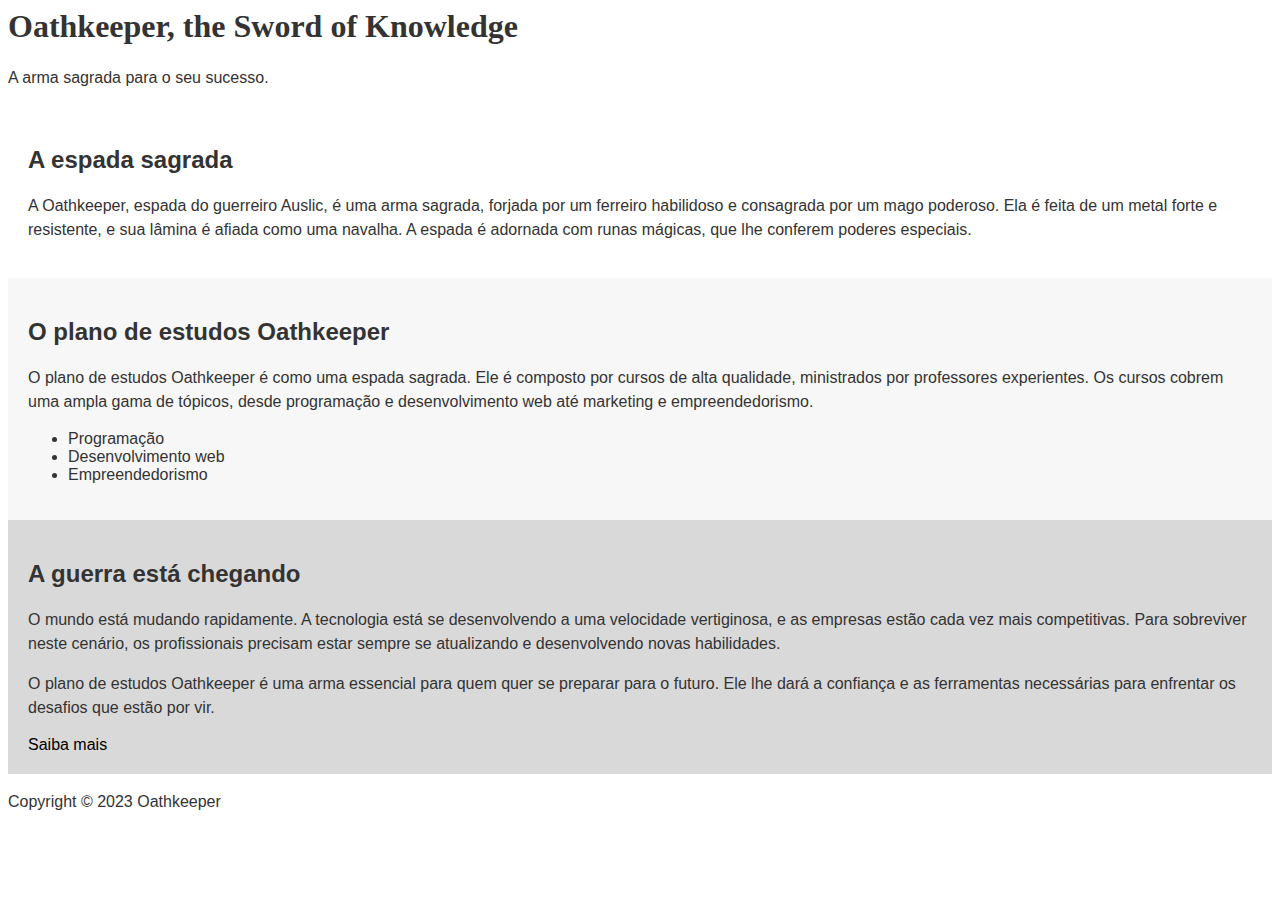
<file: docs-guide/index.html>
<!DOCTYPE html>
<html lang="pt-br">
<head>
  <meta charset="UTF-8">
  <meta name="viewport" content="width=device-width, initial-scale=1.0">
  <!-- <link rel="icon" href="favicon.ico" -->
  <title>Oathkeeper, the Sword of Knowledge</title>
  <link rel="stylesheet" href="./css/style.css">
</head>
<body>
  <header>
    <h1>Oathkeeper, the Sword of Knowledge</h1>
    <p>A arma sagrada para o seu sucesso.</p>
  </header>
  <main>
    <section class="intro">
      <h2>A espada sagrada</h2>
      <p>A Oathkeeper, espada do guerreiro Auslic, é uma arma sagrada, forjada por um ferreiro habilidoso e consagrada por um mago poderoso. Ela é feita de um metal forte e resistente, e sua lâmina é afiada como uma navalha. A espada é adornada com runas mágicas, que lhe conferem poderes especiais.</p>
    </section>
    <section class="plano-de-estudos">
      <h2>O plano de estudos Oathkeeper</h2>
      <p>O plano de estudos Oathkeeper é como uma espada sagrada. Ele é composto por cursos de alta qualidade, ministrados por professores experientes. Os cursos cobrem uma ampla gama de tópicos, desde programação e desenvolvimento web até marketing e empreendedorismo.</p>
      <ul>
        <li>Programação</li>
        <li>Desenvolvimento web</li>
        <li>Empreendedorismo</li>
      </ul>
    </section>
    <section class="chamada-para-acao">
      <h2>A guerra está chegando</h2>
      <p>O mundo está mudando rapidamente. A tecnologia está se desenvolvendo a uma velocidade vertiginosa, e as empresas estão cada vez mais competitivas. Para sobreviver neste cenário, os profissionais precisam estar sempre se atualizando e desenvolvendo novas habilidades.</p>
      <p>O plano de estudos Oathkeeper é uma arma essencial para quem quer se preparar para o futuro. Ele lhe dará a confiança e as ferramentas necessárias para enfrentar os desafios que estão por vir.</p>
      <a href="#">Saiba mais</a>
    </section>
  </main>
  <footer>
    <p>Copyright © 2023 Oathkeeper</p>
  </footer>
</body>
</html>
</file>
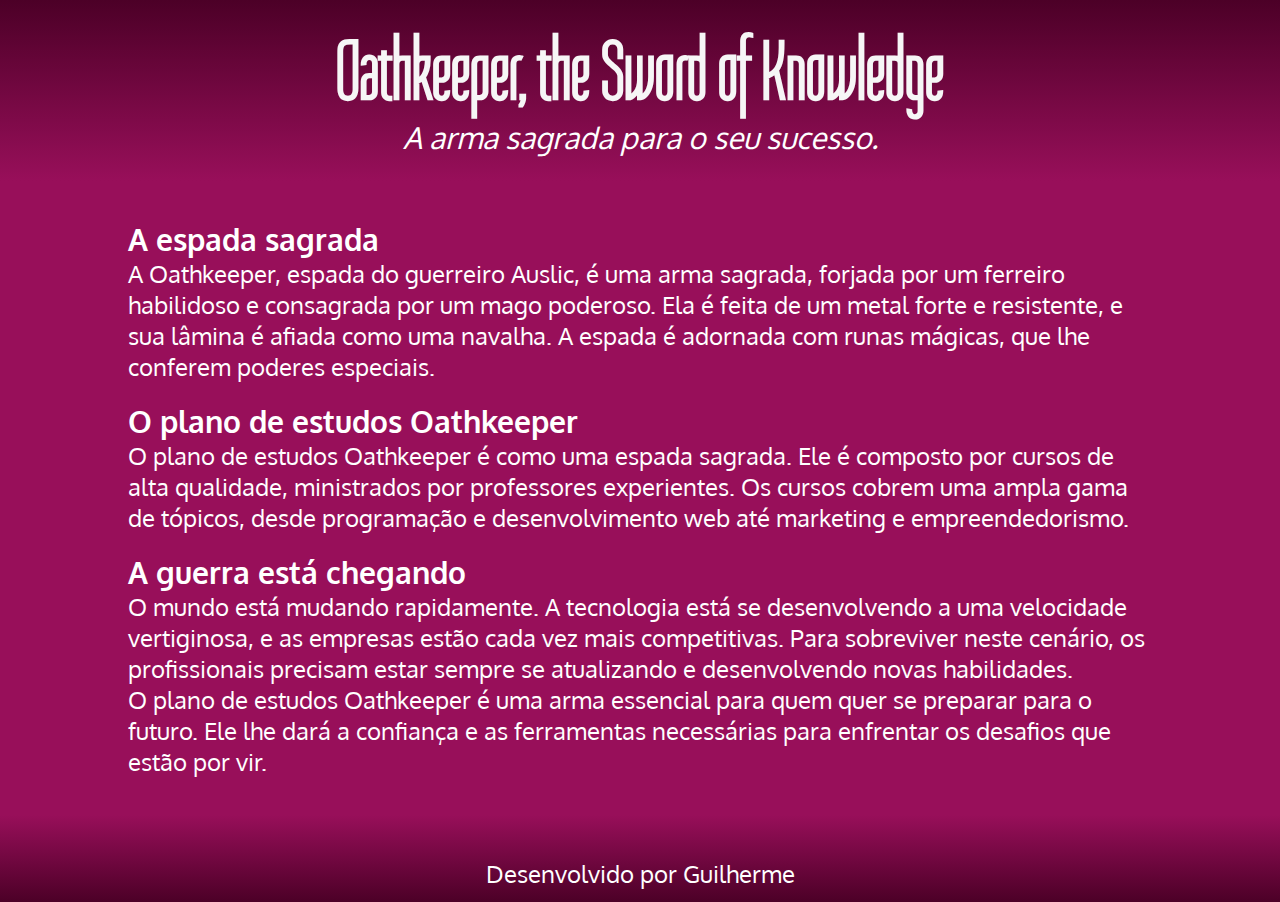
<file: docs/index.html>
<!DOCTYPE html>
<html lang="pt-br">
<head>
  <meta charset="UTF-8">
  <meta name="viewport" content="width=device-width, initial-scale=1.0">
  <!-- <link rel="icon" href="favicon.ico" -->
  <title>Oathkeeper, the Sword of Knowledge</title>
  <link rel="stylesheet" href="./assets/css/style.css">
</head>
<body>
  <header class="header">
    <h1 class="header--title title">Oathkeeper, the Sword of Knowledge</h1>
    <p class="header--subtitle subtitle">A arma sagrada para o seu sucesso.</p>
  </header>
  <main class="content">
    <section class="content--intro">
      <h2 class="content--intro--subtitle subtitle">A espada sagrada</h2>
      <p class="content--intro--text text">A Oathkeeper, espada do guerreiro Auslic, é uma arma sagrada, forjada por um ferreiro habilidoso e consagrada por um mago poderoso. Ela é feita de um metal forte e resistente, e sua lâmina é afiada como uma navalha. A espada é adornada com runas mágicas, que lhe conferem poderes especiais.</p>
    </section>
    <section class="content--plan">
      <h2 class="content--plan--subtitle subtitle">O plano de estudos Oathkeeper</h2>
      <p class="content--plan--text text">O plano de estudos Oathkeeper é como uma espada sagrada. Ele é composto por cursos de alta qualidade, ministrados por professores experientes. Os cursos cobrem uma ampla gama de tópicos, desde programação e desenvolvimento web até marketing e empreendedorismo.</p>
    </section>
    <section class="content--final">
      <h2 class="content--final--subtitle subtitle">A guerra está chegando</h2>
      <p class="content--final--text text">O mundo está mudando rapidamente. A tecnologia está se desenvolvendo a uma velocidade vertiginosa, e as empresas estão cada vez mais competitivas. Para sobreviver neste cenário, os profissionais precisam estar sempre se atualizando e desenvolvendo novas habilidades.</p>
      <p class="content--final--text text">O plano de estudos Oathkeeper é uma arma essencial para quem quer se preparar para o futuro. Ele lhe dará a confiança e as ferramentas necessárias para enfrentar os desafios que estão por vir.</p>
    </section>
  </main>
  <footer class="footer">
    <p class="footer-text text">Desenvolvido por Guilherme</p>
  </footer>
</body>
</html>
</file>
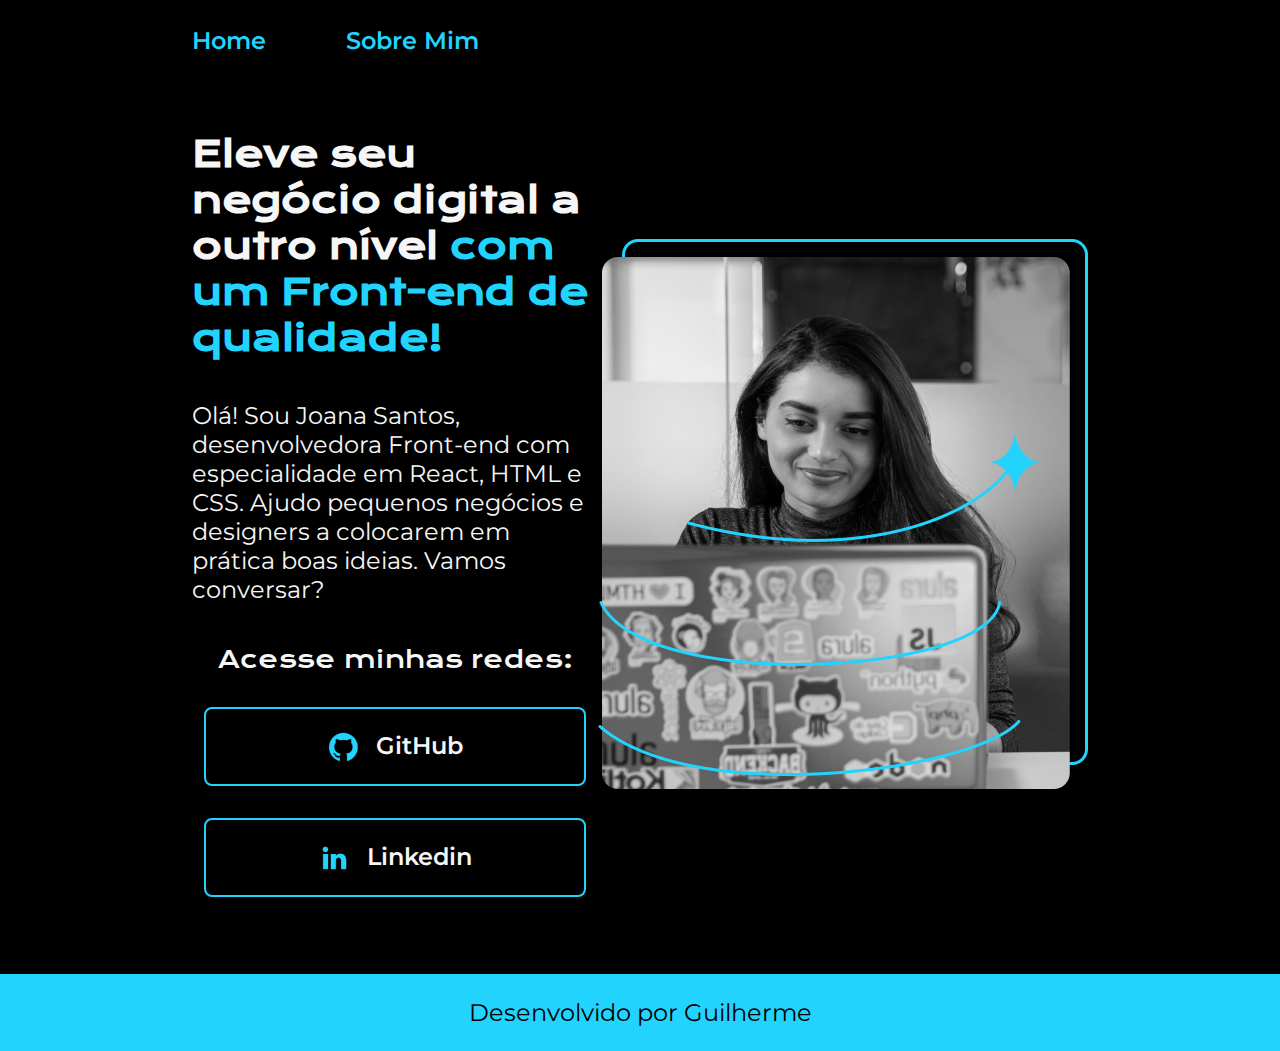
<file: docs/docs-classes/curso-3-html-e-css-variaveis/index.html>
<!DOCTYPE html>
<html lang="pt-br">

<head>
    <meta charset="UTF-8"> 
    <meta http-equiv="X-UA-Compatible" content="IE=edge">
    <meta name="viewport" content="width=device-width, initial-scale=1.0">
    <title>Portifolio</title>
    <link rel="stylesheet" href="./assets/css/style.css">
</head>

<body>
    
    <header class="cabecalho">
        <nav class="cabecalho__menu">
            <a class="cabecalho__menu__link" href="./index.html">Home</a>
            <a class="cabecalho__menu__link" href="./about.html">Sobre Mim</a>
        </nav>
    </header>

    <main class="apresentacao">
        <section class="apresentacao__conteudo">
            <h1 class="apresentacao__conteudo__titulo">
                Eleve seu negócio digital a outro nível <strong class="titulo-destaque">com um Front-end de qualidade!</strong>
            </h1>
            <p class="apresentacao__conteudo__texto">
                Olá! Sou Joana Santos, desenvolvedora Front-end com especialidade em React, HTML e CSS. Ajudo pequenos negócios e designers a colocarem em prática boas ideias. Vamos conversar?
            </p>
            <div class="apresentacao__links">
                <h2 class="apresentacao__links__titulo">Acesse minhas redes:</h2>
                <a class="apresentacao__links__link" href="https://github.com/auslic">
                    <img src="./assets/images/github.png" alt="Ícone do GitHub">
                    GitHub
                </a>
                <a class="apresentacao__links__link" href="https://linkedin.com/guilhermepdev">
                    <img src="./assets/images/linkedin.png" alt="Ícone do Linkedin">
                    Linkedin
                </a>
            </div>
        </section>
        <img src="./assets/images/Imagem.png" alt="Foto da Joana Santos programando">
    </main>

    <footer class="rodape">
        <p>Desenvolvido por Guilherme</p>
    </footer>

</body>

</html>
</file>
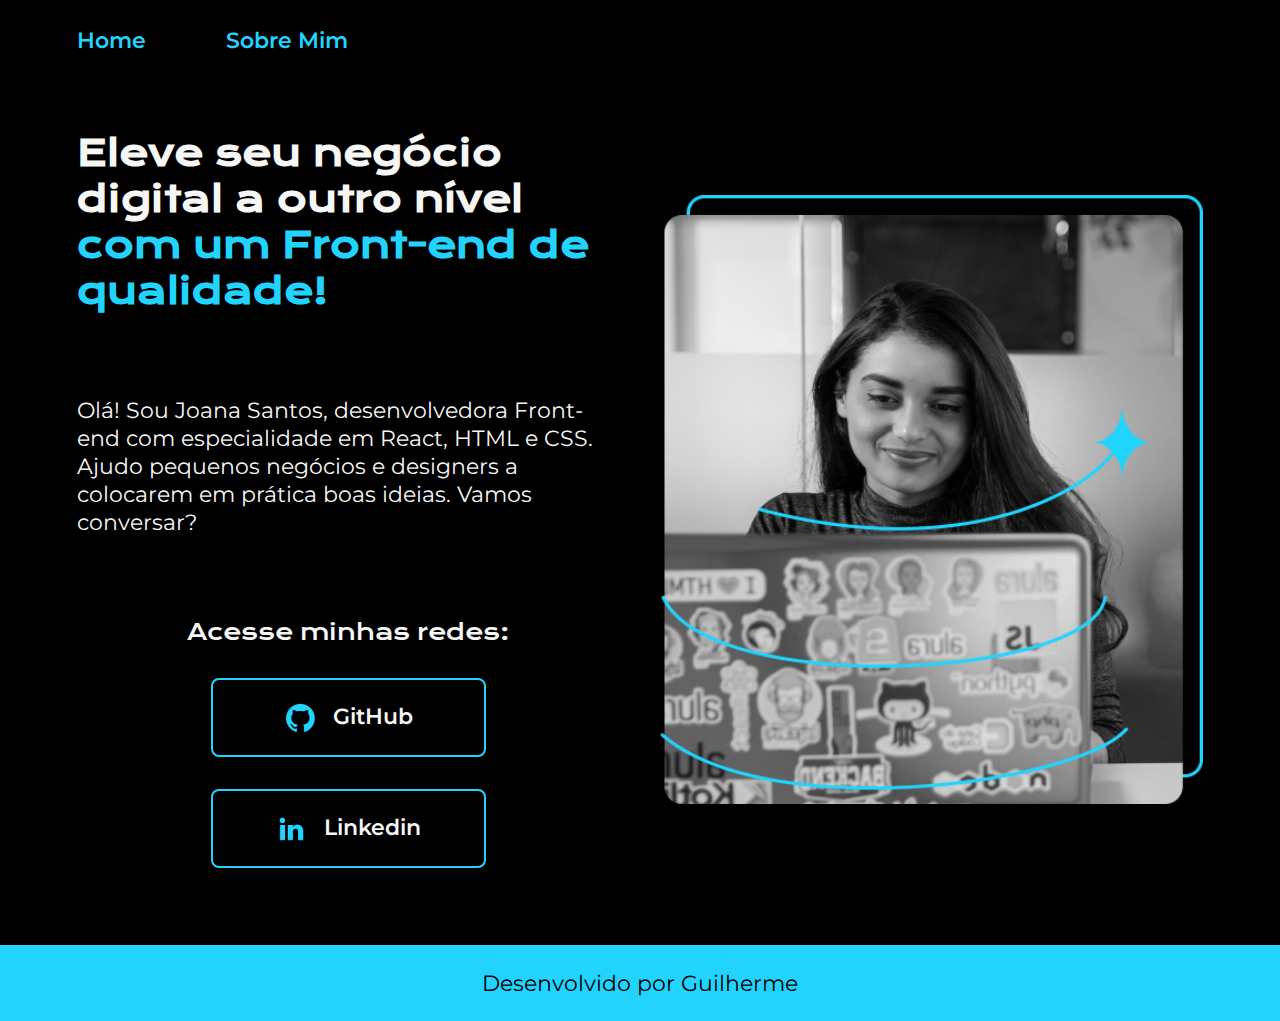
<file: docs/docs-classes/curso-4-html-e-css-responsividade/index.html>
<!DOCTYPE html>
<html lang="pt-br">

<head>
    <meta charset="UTF-8"> 
    <meta http-equiv="X-UA-Compatible" content="IE=edge">
    <meta name="viewport" content="width=device-width, initial-scale=1.0">
    <title>Portifolio</title>
    <link rel="stylesheet" href="./assets/css/style.css">
</head>

<body>
    
    <header class="cabecalho">
        <nav class="cabecalho__menu">
            <a class="cabecalho__menu__link" href="./index.html">Home</a>
            <a class="cabecalho__menu__link" href="./about.html">Sobre Mim</a>
        </nav>
    </header>

    <main class="apresentacao">
        <section class="apresentacao__conteudo">
            <h1 class="apresentacao__conteudo__titulo">
                Eleve seu negócio digital a outro nível <strong class="titulo_destaque">com um Front-end de qualidade!</strong>
            </h1>
            <p class="apresentacao__conteudo__texto">
                Olá! Sou Joana Santos, desenvolvedora Front-end com especialidade em React, HTML e CSS. Ajudo pequenos negócios e designers a colocarem em prática boas ideias. Vamos conversar?
            </p>
            <div class="apresentacao__links">
                <h2 class="apresentacao__links__titulo">Acesse minhas redes:</h2>
                <a class="apresentacao__links__navegacao" href="https://github.com/auslic">
                    <img src="./assets/images/github.png" alt="Ícone do GitHub">
                    GitHub
                </a>
                <a class="apresentacao__links__navegacao" href="https://linkedin.com/guilhermepdev">
                    <img src="./assets/images/linkedin.png" alt="Ícone do Linkedin">
                    Linkedin
                </a>
            </div>
        </section>
        <img class="apresentacao__imagem" src="./assets/images/Imagem.png" alt="Foto da Joana Santos programando">
    </main>

    <footer class="rodape">
        <p>Desenvolvido por Guilherme</p>
    </footer>

</body>

</html>
</file>
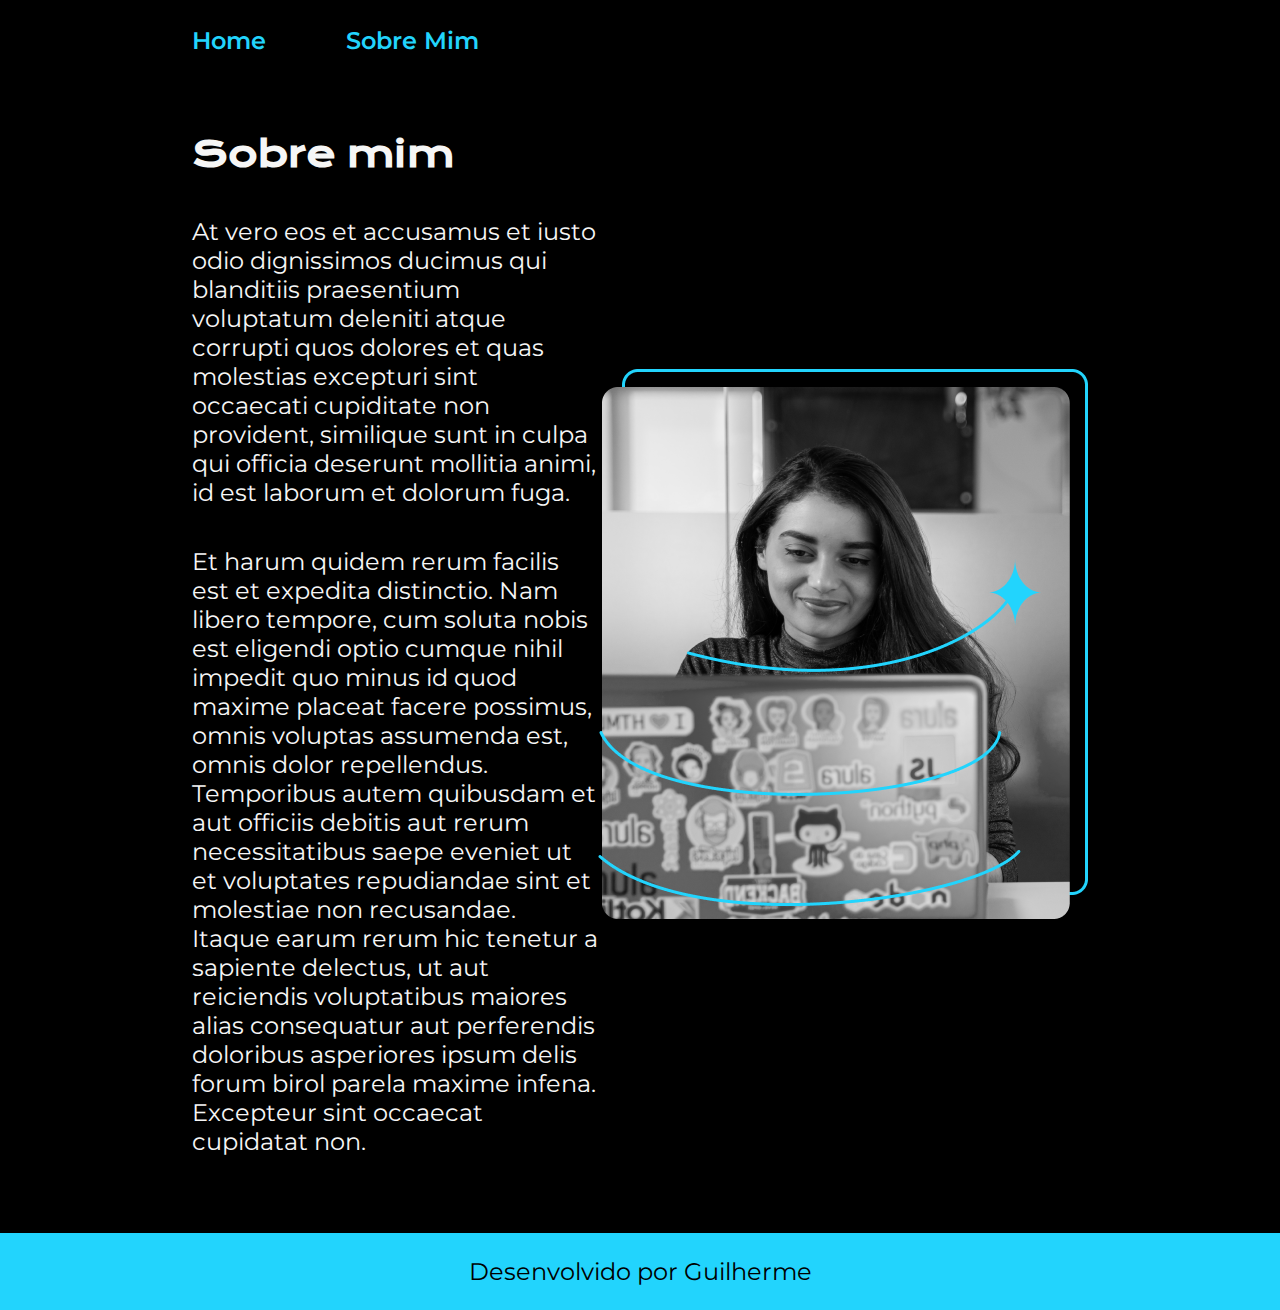
<file: docs/docs-classes/curso-3-html-e-css-variaveis/about.html>
<!DOCTYPE html>
<html lang="pt-br">
<head>
    <meta charset="UTF-8">
    <meta name="viewport" content="width=device-width, initial-scale=1.0">
    <title>Sobre mim</title>
    <link rel="stylesheet" href="./assets/css/style.css">
</head>
<body>

    <header class="cabecalho">
        <nav class="cabecalho__menu">
            <a class="cabecalho__menu__link" href="./index.html">Home</a>
            <a class="cabecalho__menu__link" href="./about.html">Sobre Mim</a>
        </nav>
    </header>

    <main class="apresentacao">
        <section class="apresentacao__conteudo">
            <h1 class="apresentacao__conteudo__titulo">Sobre mim</h1>
            <p class="apresentacao__conteudo__texto">At vero eos et accusamus et iusto odio dignissimos ducimus qui blanditiis praesentium voluptatum deleniti atque corrupti quos dolores et quas molestias excepturi sint occaecati cupiditate non provident, similique sunt in culpa qui officia deserunt mollitia animi, id est laborum et dolorum fuga.</p>
            <p class="apresentacao__conteudo__texto">Et harum quidem rerum facilis est et expedita distinctio. Nam libero tempore, cum soluta nobis est eligendi optio cumque nihil impedit quo minus id quod maxime placeat facere possimus, omnis voluptas assumenda est, omnis dolor repellendus. Temporibus autem quibusdam et aut officiis debitis aut rerum necessitatibus saepe eveniet ut et voluptates repudiandae sint et molestiae non recusandae. Itaque earum rerum hic tenetur a sapiente delectus, ut aut reiciendis voluptatibus maiores alias consequatur aut perferendis doloribus asperiores ipsum delis forum birol parela maxime infena. Excepteur sint occaecat cupidatat non.</p>
        </section>
        <img src="./assets/images/Imagem.png" alt="Foto">
    </main>

    <footer class="rodape">
        <p>Desenvolvido por Guilherme</p>
    </footer>
    
</body>
</html>
</file>
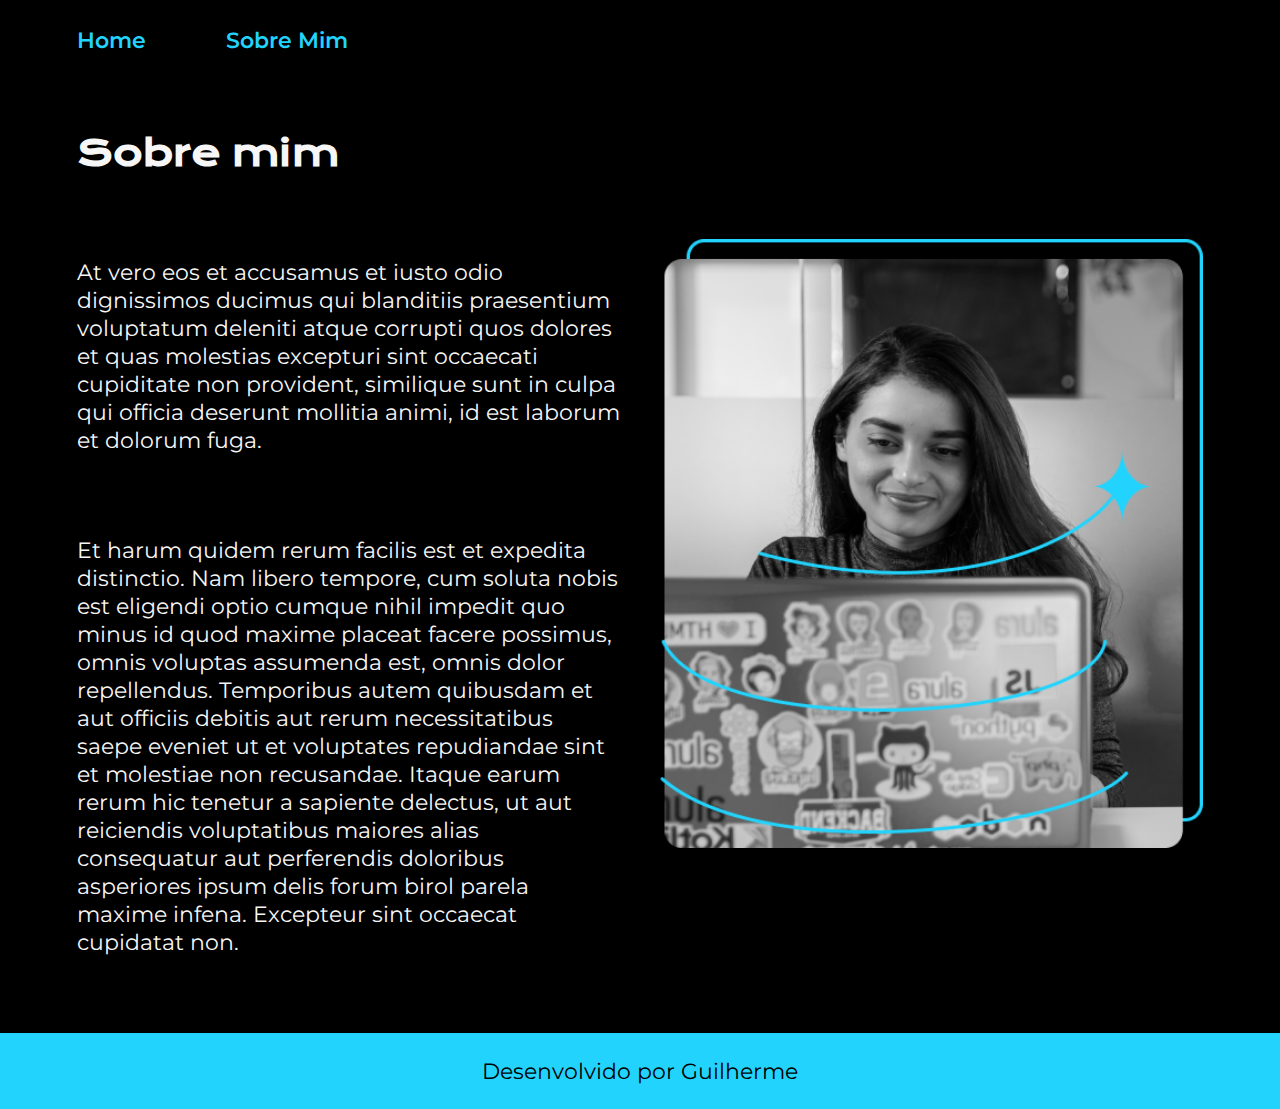
<file: docs/docs-classes/curso-4-html-e-css-responsividade/about.html>
<!DOCTYPE html>
<html lang="pt-br">
<head>
    <meta charset="UTF-8">
    <meta name="viewport" content="width=device-width, initial-scale=1.0">
    <title>Sobre mim</title>
    <link rel="stylesheet" href="./assets/css/style.css">
</head>
<body>

    <header class="cabecalho">
        <nav class="cabecalho__menu">
            <a class="cabecalho__menu__link" href="./index.html">Home</a>
            <a class="cabecalho__menu__link" href="./about.html">Sobre Mim</a>
        </nav>
    </header>

    <main class="apresentacao">
        <section class="apresentacao__conteudo">
            <h1 class="apresentacao__conteudo__titulo">Sobre mim</h1>
            <p class="apresentacao__conteudo__texto">At vero eos et accusamus et iusto odio dignissimos ducimus qui blanditiis praesentium voluptatum deleniti atque corrupti quos dolores et quas molestias excepturi sint occaecati cupiditate non provident, similique sunt in culpa qui officia deserunt mollitia animi, id est laborum et dolorum fuga.</p>
            <p class="apresentacao__conteudo__texto">Et harum quidem rerum facilis est et expedita distinctio. Nam libero tempore, cum soluta nobis est eligendi optio cumque nihil impedit quo minus id quod maxime placeat facere possimus, omnis voluptas assumenda est, omnis dolor repellendus. Temporibus autem quibusdam et aut officiis debitis aut rerum necessitatibus saepe eveniet ut et voluptates repudiandae sint et molestiae non recusandae. Itaque earum rerum hic tenetur a sapiente delectus, ut aut reiciendis voluptatibus maiores alias consequatur aut perferendis doloribus asperiores ipsum delis forum birol parela maxime infena. Excepteur sint occaecat cupidatat non.</p>
        </section>
        <img class="apresentacao__imagem" src="./assets/images/Imagem.png" alt="Foto">
    </main>

    <footer class="rodape">
        <p>Desenvolvido por Guilherme</p>
    </footer>
    
</body>
</html>
</file>
<file: docs-guide/css/style.css>
body {
    font-family: sans-serif;
    color: #333;
    background-color: #fff;
  }
  
  h1 {
    font-family: serif;
    font-size: 2em;
    margin-top: 0;
  }
  
  p {
    font-size: 16px;
    line-height: 1.5;
  }
  
  img {
    max-width: 100%;
    height: auto;
  }
  
  .intro {
    padding: 20px;
  }
  
  .plano-de-estudos {
    padding: 20px;
    background-color: #f7f7f7;
  }
  
  .chamada-para-acao {
    padding: 20px;
    background-color: #d9d9d9;
  }
  
  a {
    color: #000;
    text-decoration: none;
  }
  
  a:hover {
    text-decoration: underline;
  }
</file>
<file: docs/assets/css/style.css>
@import url('https://fonts.googleapis.com/css2?family=Oxygen:wght@300;700&family=Tulpen+One&display=swap');

:root{
  --fonte-primaria: 'Tulpen One', cursive, sans-serif;
  --fonte-secundaria: 'Oxygen', sans-serif;

  --cor-primaria: #4C0027;
  --cor-secundaria: #750550;
  --cor-terciaria: #980F5A;

  --cor-texto-principal: #f6f6f6;
  --cor-texto-secundario: #fff;
}

* {
  margin: 0;
  padding: 0;
}

/*FORMATAÇÃO GERAL*/
.title {
  font-family: var(--fonte-primaria);
  font-size: 85px;
  color: var(--cor-texto-principal);
}

.subtitle {
  font-family: var(--fonte-secundaria);
  font-size: 30px;
  font-weight: 600;
  color: var(--cor-texto-secundario);
}

.text {
  font-family: var(--fonte-secundaria);
  font-size: 24px;
  color: var(--cor-texto-secundario);
}

/*BOX CONFIG*/
body{
  background-color: var(--cor-terciaria);
}

.header {
  display: flex;
  flex-direction: column;
  padding: 2%;
  align-items: center;
  background-image: linear-gradient(to bottom, var(--cor-primaria), var(--cor-terciaria));
}

.header--subtitle {
  font-style: italic;
  font-weight: 400;
}

.content {
  display: flex;
  flex-direction: column;
  gap: 20px;
  margin: 3% 10%;  
}

.footer {
  padding: 3.4% 0 1% 0;
  text-align: center;
  background-image: linear-gradient(to top, var(--cor-primaria), var(--cor-terciaria));
}
</file>
<file: docs/docs-classes/curso-3-html-e-css-variaveis/assets/css/style.css>
@import url('https://fonts.googleapis.com/css2?family=Krona+One&family=Montserrat:wght@400;600&display=swap');

:root{
    --cor-primaria: #000;
    --cor-secundaria: #f6f6f6;
    --cor-terciaria: #22d4fd;
    --cor-hover: #272727;

    --fonte-primaria: 'Krona One', sans-serif;
    --fonte-secundaria: 'Montserrat', sans-serif;
}

* {
    margin: 0;
    padding: 0;
}

body{
    /* height: 100vh; */
    box-sizing: border-box;
    background-color: var(--cor-primaria);
    color: var(--cor-secundaria);
}

.cabecalho {
    padding: 2% 0 0 15%;
}

.cabecalho__menu {
    display: flex;
    gap: 80px;
}

.cabecalho__menu__link {
    font-family: var(--fonte-secundaria);
    font-size: 24px;
    font-weight: 600;
    color: var(--cor-terciaria);
    text-decoration: none;
}

.apresentacao {
    padding: 6% 15%;
    display: flex;
    align-items: center;
    justify-content: space-between;
}

.apresentacao__conteudo {
    width: 615px;
    display: flex;
    flex-direction: column;
    gap: 40px;
}

.apresentacao__conteudo__titulo {
    font-size: 36px;
    font-family: var(--fonte-primaria);
}

.titulo-destaque{
    color: var(--cor-terciaria);
}

.apresentacao__conteudo__texto {
    font-size: 24px;
    font-family: var(--fonte-secundaria);
}

.apresentacao__links {
    display: flex;
    flex-direction: column;
    justify-content: space-between;
    align-items: center;
    gap: 32px;
}

.apresentacao__links__titulo {
    font-family: var(--fonte-primaria);
    font-weight: 400;
    font-size: 24px;
}

.apresentacao__links__link {
    /* background-color: var (--cor-terciaria); */
    display: flex;
    justify-content: center;
    gap: 16px;
    border: 2px solid var(--cor-terciaria);
    width: 378px;
    text-align: center;
    border-radius: 8px;
    font-size: 24px;
    padding: 21.5px 0;
    text-decoration: none;
    color: var(--cor-secundaria);
    font-family: var(--fonte-secundaria);
    font-weight: 600;
}

.apresentacao__links__link:hover{
    transition-duration: 0.5s;
    background-color: var(--cor-hover);
}

.rodape {
    background-color: var(--cor-terciaria);
    color: var(--cor-primaria);
    padding: 24px;
    text-align: center;
    font-family: var(--fonte-secundaria);
    font-size: 24px;
}
</file>
<file: docs/docs-classes/curso-4-html-e-css-responsividade/assets/css/style.css>
@import url('https://fonts.googleapis.com/css2?family=Krona+One&family=Montserrat:wght@400;600&display=swap');

:root{
    --cor-primaria: #000;
    --cor-secundaria: #f6f6f6;
    --cor-terciaria: #22d4fd;
    --cor-hover: #272727;

    --fonte-primaria: 'Krona One', sans-serif;
    --fonte-secundaria: 'Montserrat', sans-serif;
}

* {
    margin: 0;
    padding: 0;
}

body{
    /* height: 100vh; */
    box-sizing: border-box;
    background-color: var(--cor-primaria);
    color: var(--cor-secundaria);
}

.cabecalho {
    padding: 2% 0 0 6%;
}

.cabecalho__menu {
    display: flex;
    gap: 80px;
}

.cabecalho__menu__link {
    font-family: var(--fonte-secundaria);
    font-size: 1.4rem;
    font-weight: 600;
    color: var(--cor-terciaria);
    text-decoration: none;
}

.apresentacao {
    padding: 6% 6%;
    display: flex;
    align-items: center;
    justify-content: space-between;
    gap: 40px;
}

.apresentacao__conteudo {
    width: 50%;
    display: flex;
    flex-direction: column;
    gap: 82px;
}

.apresentacao__conteudo__titulo {
    font-size: 2.25rem;
    font-family: var(--fonte-primaria);
}

.titulo_destaque{
    color: var(--cor-terciaria);
}

.apresentacao__conteudo__texto {
    font-size: 1.4rem;
    font-family: var(--fonte-secundaria);
}

.apresentacao__links {
    display: flex;
    flex-direction: column;
    justify-content: space-between;
    align-items: center;
    gap: 32px;
}

.apresentacao__links__titulo {
    font-family: var(--fonte-primaria);
    font-weight: 400;
    font-size: 1.4rem;
}

.apresentacao__links__navegacao {
    /* background-color: var (--cor-terciaria); */
    display: flex;
    justify-content: center;
    gap: 16px;
    border: 2px solid var(--cor-terciaria);
    width: 50%;
    text-align: center;
    border-radius: 8px;
    font-size: 1.4rem;
    padding: 21.5px 0;
    text-decoration: none;
    color: var(--cor-secundaria);
    font-family: var(--fonte-secundaria);
    font-weight: 600;
}

.apresentacao__links__navegacao:hover{
    transition-duration: 0.5s;
    background-color: var(--cor-hover);
}

.apresentacao__imagem {
    width: 50%;
}

.rodape {
    background-color: var(--cor-terciaria);
    color: var(--cor-primaria);
    padding: 24px;
    text-align: center;
    font-family: var(--fonte-secundaria);
    font-size: 1.4rem;
}

@media (max-width: 1200px){
    .cabecalho{
        padding: 10% 0 5% 0;
    }

    .cabecalho__menu{
       justify-content: center;
    }

    .apresentacao {
        flex-direction: column-reverse;
    }

    .apresentacao__conteudo{
        gap: 45px;
        width: auto;
    }
}
</file>
